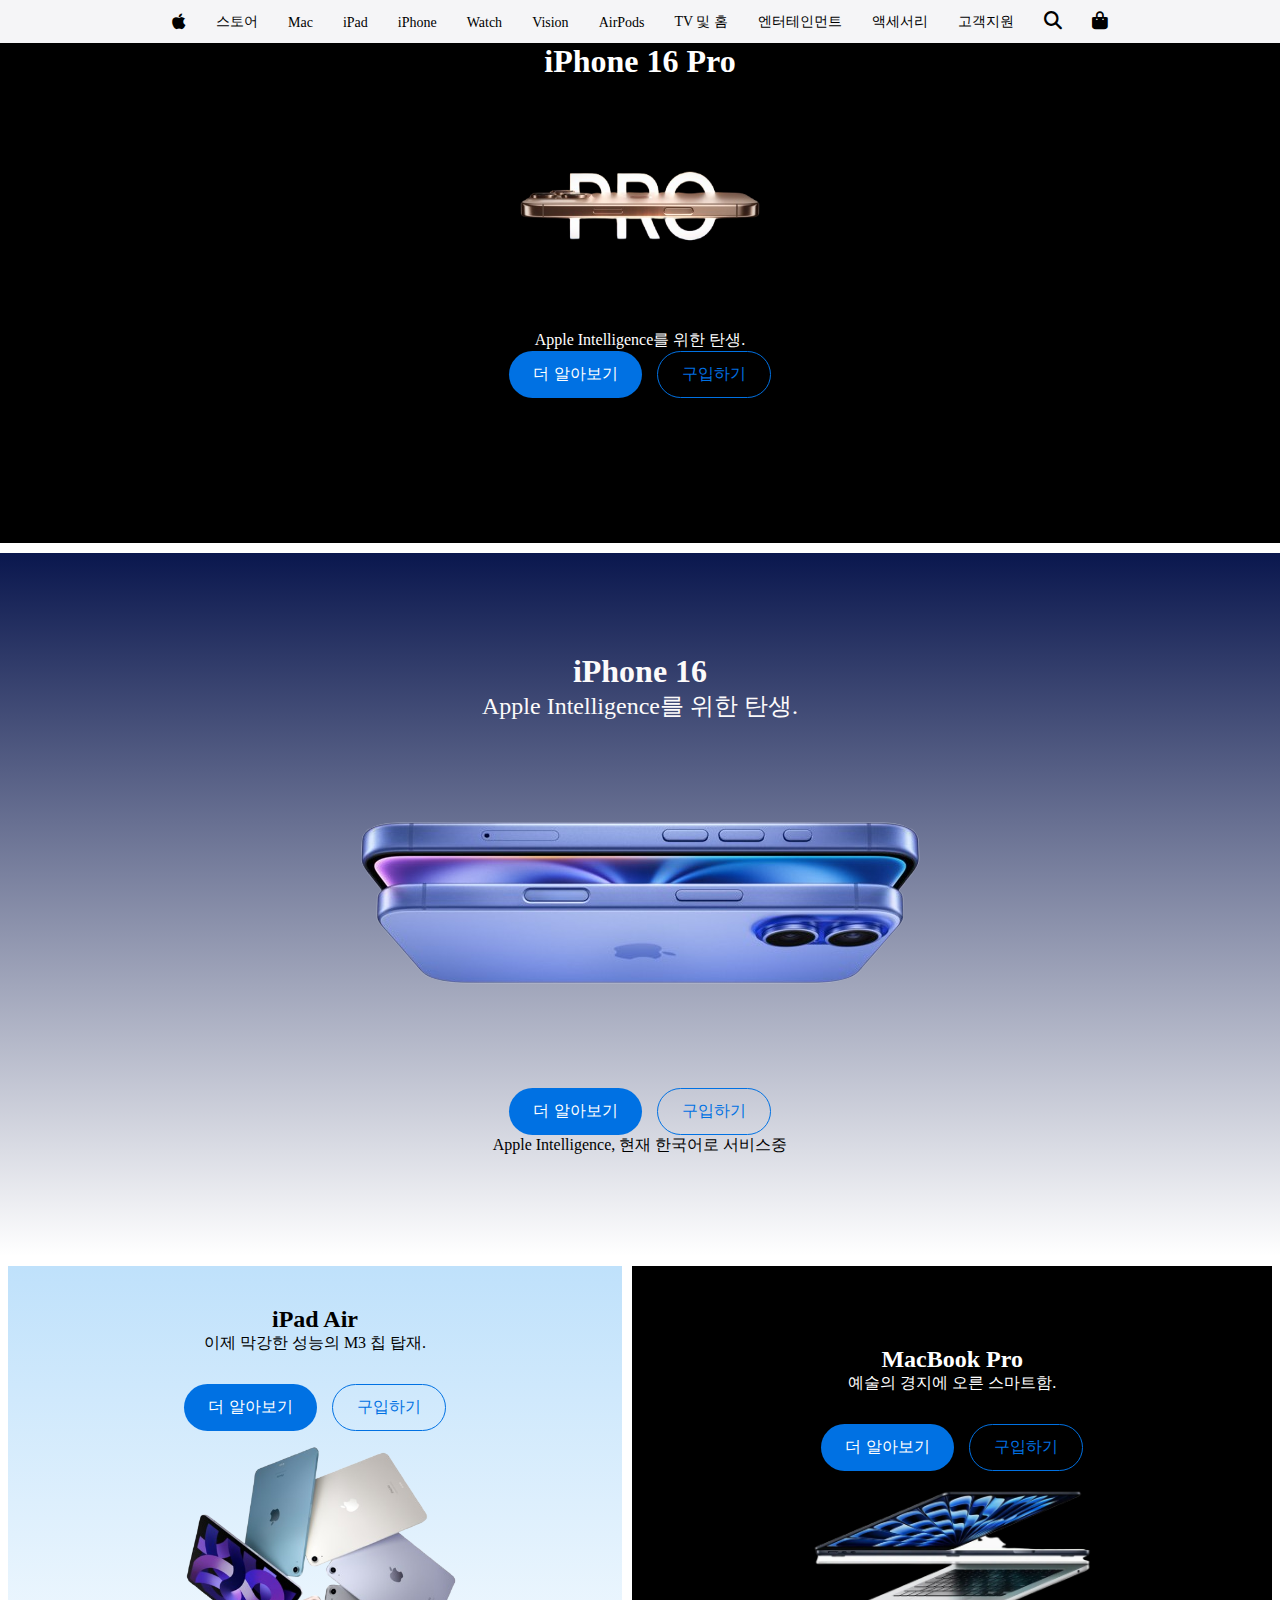
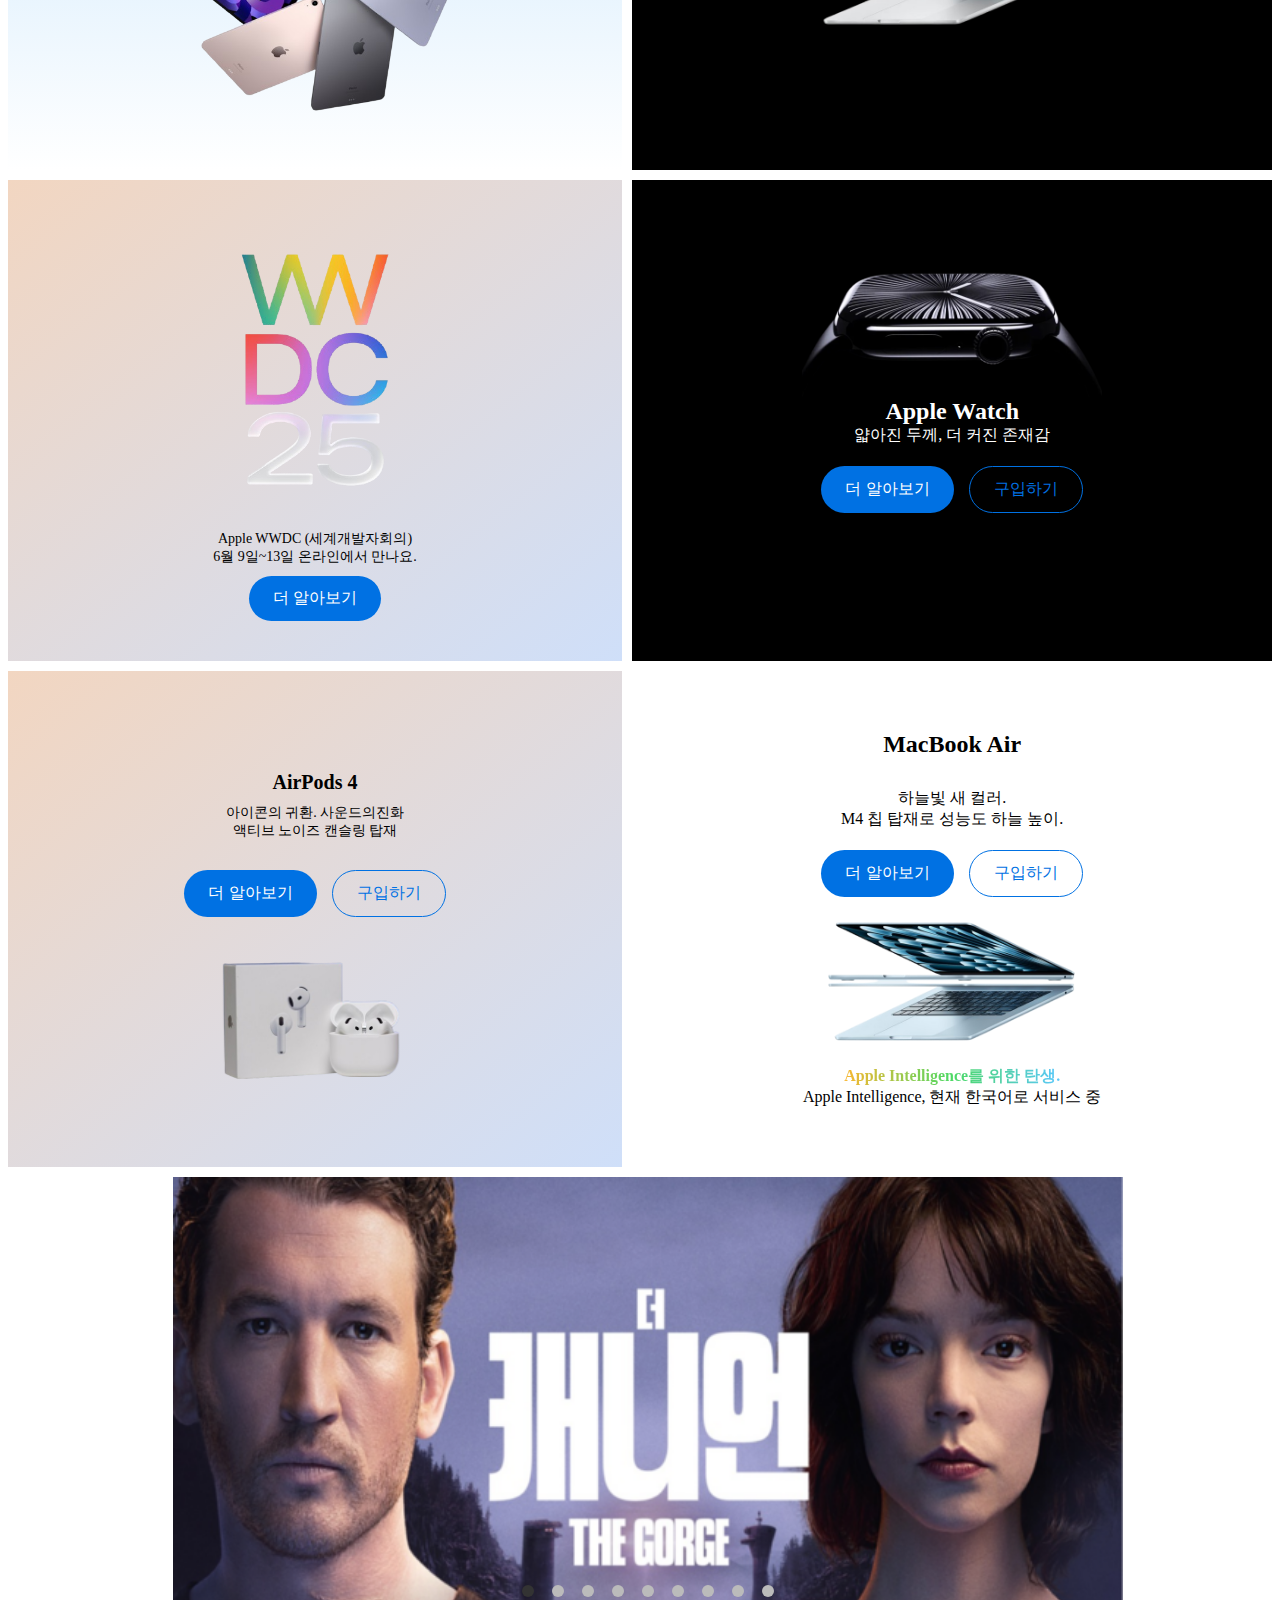
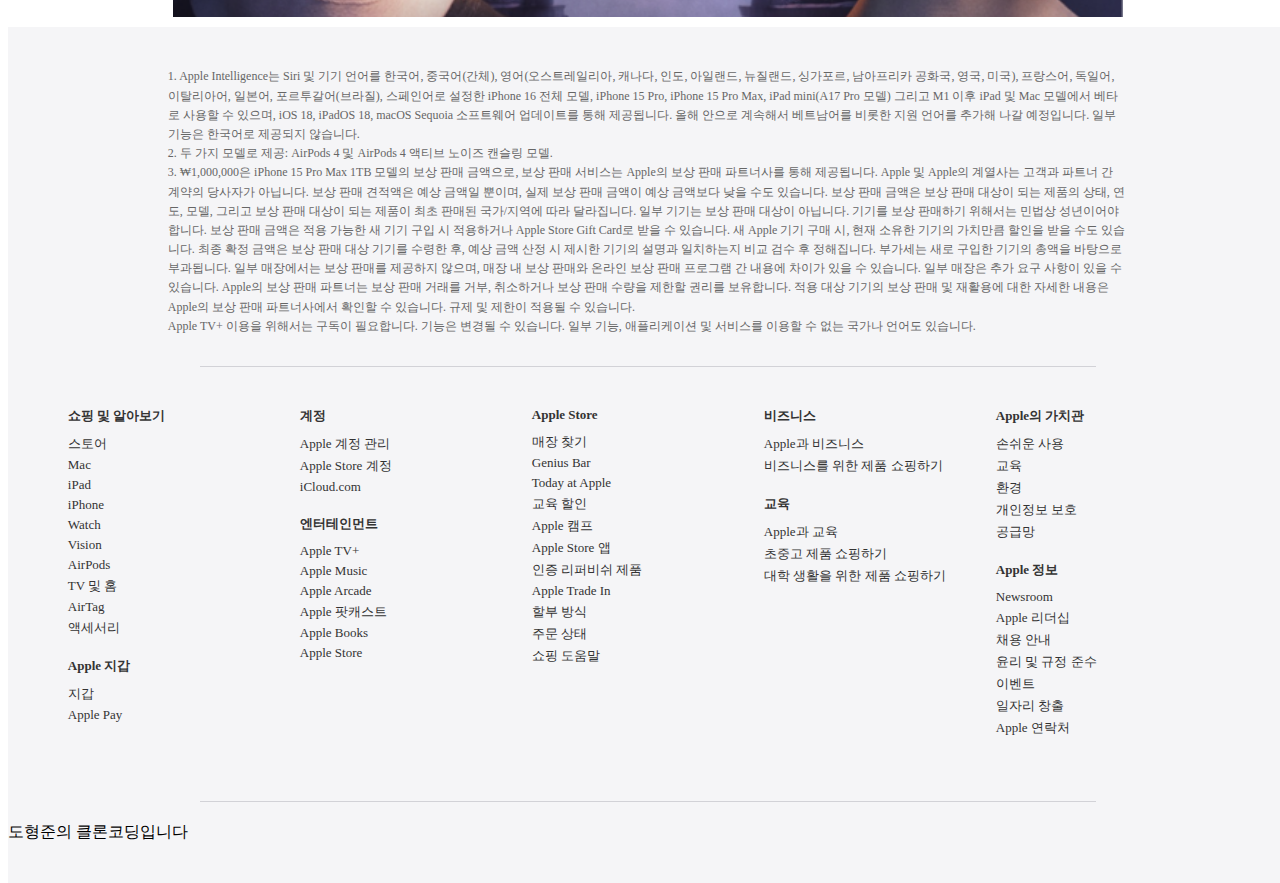
<file: clone/index.html>
<!DOCTYPE html>
<html lang="en">
<head>
    <meta charset="UTF-8">
    <meta name="viewport" content="width=device-width, initial-scale=1.0">
    <title>Document</title>
    <link href="클론.css" rel="stylesheet">
    <link rel="stylesheet" href="https://cdnjs.cloudflare.com/ajax/libs/font-awesome/6.5.0/css/all.min.css">

</head>
<body>
    <nav class="apple-nav">
        <ul class="nav-menu">
            <i class="fa-brands fa-apple"></i>
            <li><a href="#">스토어</a></li>
            <li><a href="#">Mac</a></li>
            <li><a href="#">iPad</a></li>
            <li><a href="#">iPhone</a></li>
            <li><a href="#">Watch</a></li>
            <li><a href="#">Vision</a></li>
            <li><a href="#">AirPods</a></li>
            <li><a href="#">TV 및 홈</a></li>
            <li><a href="#">엔터테인먼트</a></li>
            <li><a href="#">액세서리</a></li>
            <li><a href="#">고객지원</a></li>
            <li><a href="#"><i class="fas fa-search"></i></a></li>
            <li><a href="#"><i class="fas fa-shopping-bag"></i></a></li>
        </ul>
    </nav>
<div class="first">
<h1 class="first-pa">iPhone 16 Pro</h1>
<img src="first.png" class="first-image">
<p class="first-AI">Apple Intelligence를 위한 탄생.</p>
<div class="button-box">
    <button class="btn blue">더 알아보기</button>
    <button class="btn outline">구입하기</button>
  </div>
</div>
<div class="gap"></div>
<div class="secound">
    <h1 class="sec-pa">iPhone 16</h1>
    <p class="Sec-AI">Apple Intelligence를 위한 탄생.</p>
    <img src="10.png" class="secound-img">
    <div class="button-box">
        <button class="btn blue">더 알아보기</button>
        <button class="btn outline">구입하기</button>
        
        
    </div>
      <p class="sec-last">Apple Intelligence, 현재 한국어로 서비스중</p>
    
</div>    
<div class="gap"></div>

<section class="grid-wrap">
  
  <div class="fir">
    <h2>iPad Air</h2>
    <p>이제 막강한 성능의 M3 칩 탑재.</p>
    <div class="button-box">
      <button class="btn blue"style="margin-top: 30px;" >더 알아보기</button>
      <button class="btn outline"style="margin-top: 30px;">구입하기</button>
    </div>
    <img src="ipad.png" class="air-img">
  </div>

  
  <div class="bookpro">
    <h2 class="propara" style="margin-top: 40px;">MacBook Pro</h2>
    <p class="main">예술의 경지에 오른 스마트함.</p>
    <div class="button-box">
      <button class="btn blue" style="margin-top: 30px;">더 알아보기</button>
      <button class="btn outline" style="margin-top: 30px;">구입하기</button>
    </div>
    <img src="mac.png" class="mac-img">
  </div>

 
  <div class="grid-card">
    <img src="wwwdc.png" class="air-img">
    <p>Apple WWDC (세계개발자회의)<br>6월 9일~13일 온라인에서 만나요.</p>
    <div class="button-box">
      <button class="btn blue">더 알아보기</button>
    </div>
  </div>

  <div class="bookpro">
    <img src="watch.png" class="mac-img">
    <h2 style="text-align: center;">Apple Watch</h2>
    <p style="text-align: center;">얇아진 두께, 더 커진 존재감</p>
    <div class="button-box">
      <button class="btn blue" style="margin-top: 20px;">더 알아보기</button>
      <button class="btn outline" style="margin-top: 20px;">구입하기</button>
    </div>
  </div>

  
  <div class="grid-card">
    <h2 style="margin-top: 60px;">AirPods 4</h2>
    <p>아이콘의 귀환. 사운드의진화<br>액티브 노이즈 캔슬링 탑재</p>
    <div class="button-box">
      <button class="btn blue" style="margin-top: 20px;">더 알아보기</button>
      <button class="btn outline" style="margin-top: 20px;">구입하기</button>
    </div>
    <img src="airpods.png" class="air-img" >
  </div>

  <div class="macbook-img">
    <h2 class="propara"style="margin-top: 20px;">MacBook Air</h2>
    <p class="main" style="margin-top: 30px;">하늘빛 새 컬러.<br>M4 칩 탑재로 성능도 하늘 높이.</p>
    <div class="button-box">
      <button class="btn blue" style="margin-top: 20px;">더 알아보기</button>
      <button class="btn outline" style="margin-top: 20px;">구입하기</button>
    </div>
    <img src="macair.png" class="mac-img">
    <p class="gradient-text">Apple Intelligence를 위한 탄생.</p>
    <p style="text-align: center;">Apple Intelligence, 현재 한국어로 서비스 중</p>
  </div>
  <div class="carousel">
    <div class="slides">
      <div class="slide"><img src="p1.png" alt="" /></div>
      <div class="slide"><img src="p2.png" alt="" /></div>
      <div class="slide"><img src="p3.png" alt="" /></div>
      <div class="slide"><img src="p4.png" alt="" /></div>
      <div class="slide"><img src="p5.png" alt="" /></div>
      <div class="slide"><img src="p6.png" alt="" /></div>
      <div class="slide"><img src="p7.png" alt="" /></div>
      <div class="slide"><img src="p8.png" alt="" /></div>
      <div class="slide"><img src="p9.png" alt="" /></div>
      
    </div>
    <button class="next">▶</button>
    <div class="dots">
      <span class="dot active" data-index="0"></span>
      <span class="dot" data-index="1"></span>
      <span class="dot" data-index="2"></span>
      <span class="dot" data-index="3"></span>
      <span class="dot" data-index="4"></span>
      <span class="dot" data-index="5"></span>
      <span class="dot" data-index="6"></span>
      <span class="dot" data-index="7"></span>
      <span class="dot" data-index="8"></span>
    </div>
  </div>
  <section class="footer-wrap">
  <div class="footer-inner">
    <div class="footer-desc">
     <p>
      1. Apple Intelligence는 Siri 및 기기 언어를 한국어, 중국어(간체), 영어(오스트레일리아, 캐나다, 인도, 아일랜드, 뉴질랜드, 싱가포르, 남아프리카 공화국, 영국, 
      미국), 프랑스어, 독일어, 이탈리아어, 일본어, 포르투갈어(브라질), 스페인어로 설정한 iPhone 16 전체 모델, iPhone 15 Pro, iPhone 15 Pro Max, 
      iPad mini(A17 Pro 모델) 그리고 M1 이후 iPad 및 Mac 모델에서 베타로 사용할 수 있으며, iOS 18, iPadOS 18, macOS Sequoia 
      소프트웨어 업데이트를 통해 제공됩니다. 올해 안으로 계속해서 베트남어를 비롯한 지원 언어를 추가해 나갈 예정입니다. 일부 기능은 한국어로 제공되지 않습니다.<br>
      2. 두 가지 모델로 제공: AirPods 4 및 AirPods 4 액티브 노이즈 캔슬링 모델.<br>
      3. ₩1,000,000은 iPhone 15 Pro Max 1TB 모델의 보상 판매 금액으로, 보상 판매 서비스는 Apple의 보상 판매 파트너사를 통해 제공됩니다. Apple 및 Apple의 계열사는 고객과 파트너 간 계약의 당사자가 아닙니다. 보상 판매 견적액은 예상 금액일 뿐이며, 실제 보상 판매 금액이 예상 금액보다 낮을 수도 있습니다. 보상 판매 금액은 보상 판매 대상이 되는 제품의 상태, 연도, 모델, 그리고 보상 판매 대상이 되는 제품이 최초 판매된 국가/지역에 따라 달라집니다. 일부 기기는 보상 판매 대상이 아닙니다. 기기를 보상 판매하기 위해서는 민법상 성년이어야 합니다. 
      보상 판매 금액은 적용 가능한 새 기기 구입 시 적용하거나 Apple Store Gift Card로 받을 수 있습니다. 
      새 Apple 기기 구매 시, 현재 소유한 기기의 가치만큼 할인을 받을 수도 있습니다. 최종 확정 금액은 보상 판매 대상 기기를 수령한 후, 
      예상 금액 산정 시 제시한 기기의 설명과 일치하는지 비교 검수 후 정해집니다. 부가세는 새로 구입한 기기의 총액을 바탕으로 부과됩니다. 
      일부 매장에서는 보상 판매를 제공하지 않으며, 매장 내 보상 판매와 온라인 보상 판매 프로그램 간 내용에 차이가 있을 수 있습니다. 
      일부 매장은 추가 요구 사항이 있을 수 있습니다. Apple의 보상 판매 파트너는 보상 판매 거래를 거부, 취소하거나 보상 판매 수량을 제한할 권리를 보유합니다.
       적용 대상 기기의 보상 판매 및 재활용에 대한 자세한 내용은 Apple의 보상 판매 파트너사에서 확인할 수 있습니다. 규제 및 제한이 적용될 수 있습니다.<br>
       Apple TV+ 이용을 위해서는 구독이 필요합니다.
      기능은 변경될 수 있습니다. 일부 기능, 애플리케이션 및 서비스를 이용할 수 없는 국가나 언어도 있습니다.

    
    </div>
      
    </div>
    <div class="last-line"></div>
    <div class="footer-links">
      <div class="column">
        <strong>쇼핑 및 알아보기</strong>
        <a href="#">스토어</a>
        <a href="#">Mac</a>
        <a href="#">iPad</a>
        <a href="#">iPhone</a>
        <a href="#">Watch</a>
        <a href="#">Vision</a>
        <a href="#">AirPods</a>
        <a href="#">TV 및 홈</a>
        <a href="#">AirTag</a>
        <a href="#">액세서리</a>
        <br>
        <strong>Apple 지갑</strong>
        <a href="#">지갑</a>
        <a href="#">Apple Pay</a>
      </div>
    
      <div class="column">
        <strong>계정</strong>
        <a href="#">Apple 계정 관리</a>
        <a href="#">Apple Store 계정</a>
        <a href="#">iCloud.com</a>
        <br>
        <strong>엔터테인먼트</strong>
        <Apple href="#"><Apple One></a>
        <a href="#">Apple TV+</a>
        <a href="#">Apple Music</a>
        <a href="#">Apple Arcade</a>
        <a href="#">Apple 팟캐스트</a>
        <a href="#">Apple Books</a>
        <a href="#">Apple Store</a>
      </div>
   
    
      <div class="column">
        <strong>Apple Store</strong>
        <a href="#">매장 찾기</a>
        <a href="#">Genius Bar</a>
        <a href="#">Today at Apple</a>
        <a href="#">교육 할인</a>
        <a href="#">Apple 캠프</a>
        <a href="#">Apple Store 앱</a>
        <a href="#">인증 리퍼비쉬 제품</a>
        <a href="#">Apple Trade In</a>
        <a href="#">할부 방식</a>
        <a href="#">주문 상태</a>
        <a href="#">쇼핑 도움말</a>

      </div>
    
      <div class="column">
        <strong>비즈니스</strong>
        <a href="#">Apple과 비즈니스</a>
        <a href="#">비즈니스를 위한 제품 쇼핑하기</a>
        <br>
        <strong>교육</strong>
        <a href="#">Apple과 교육</a>
        <a href="#">초중고 제품 쇼핑하기</a>
        <a href="#">대학 생활을 위한 제품 쇼핑하기</a>
      </div>
    
      <div class="column">
        <strong>Apple의 가치관</strong>
        <a href="#">손쉬운 사용</a>
        <a href="#">교육</a>
        <a href="#">환경</a>
        <a href="#">개인정보 보호</a>
        <a href="#">공급망</a>
        <br>
        <strong>Apple 정보</strong>
        <a href="#">Newsroom</a>
        <a href="#">Apple 리더십</a>
        <a href="#">채용 안내</a>
        <a href="#">윤리 및 규정 준수</a>
        <a href="#">이벤트</a>
        <a href="#">일자리 창출</a>
        <a href="#">Apple 연락처</a>
      </div>
    </div>
    <div class="last-line"></div>
    </div>
    <p style="margin-top: 20px;">도형준의 클론코딩입니다</ps>
  </section>
   
  <script src="clone.js"></script>
  
</body>
</html>
</file>
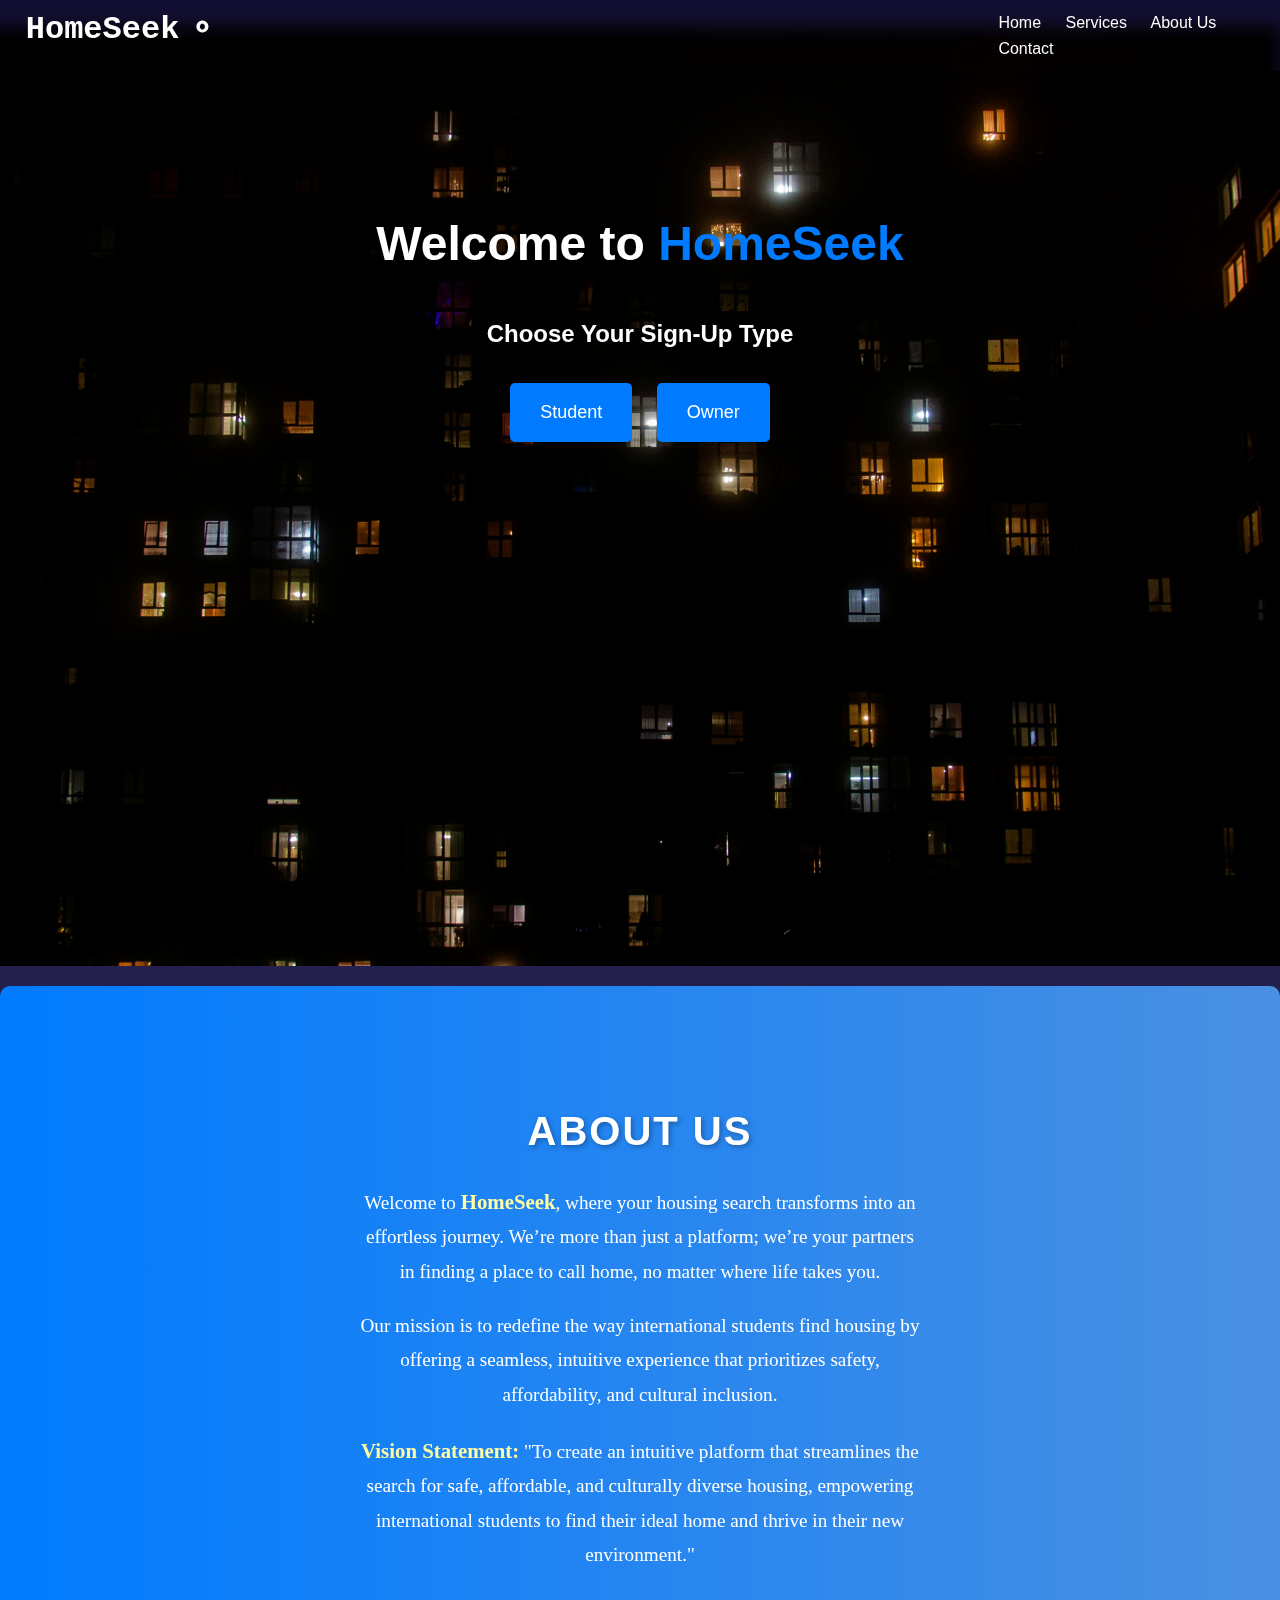
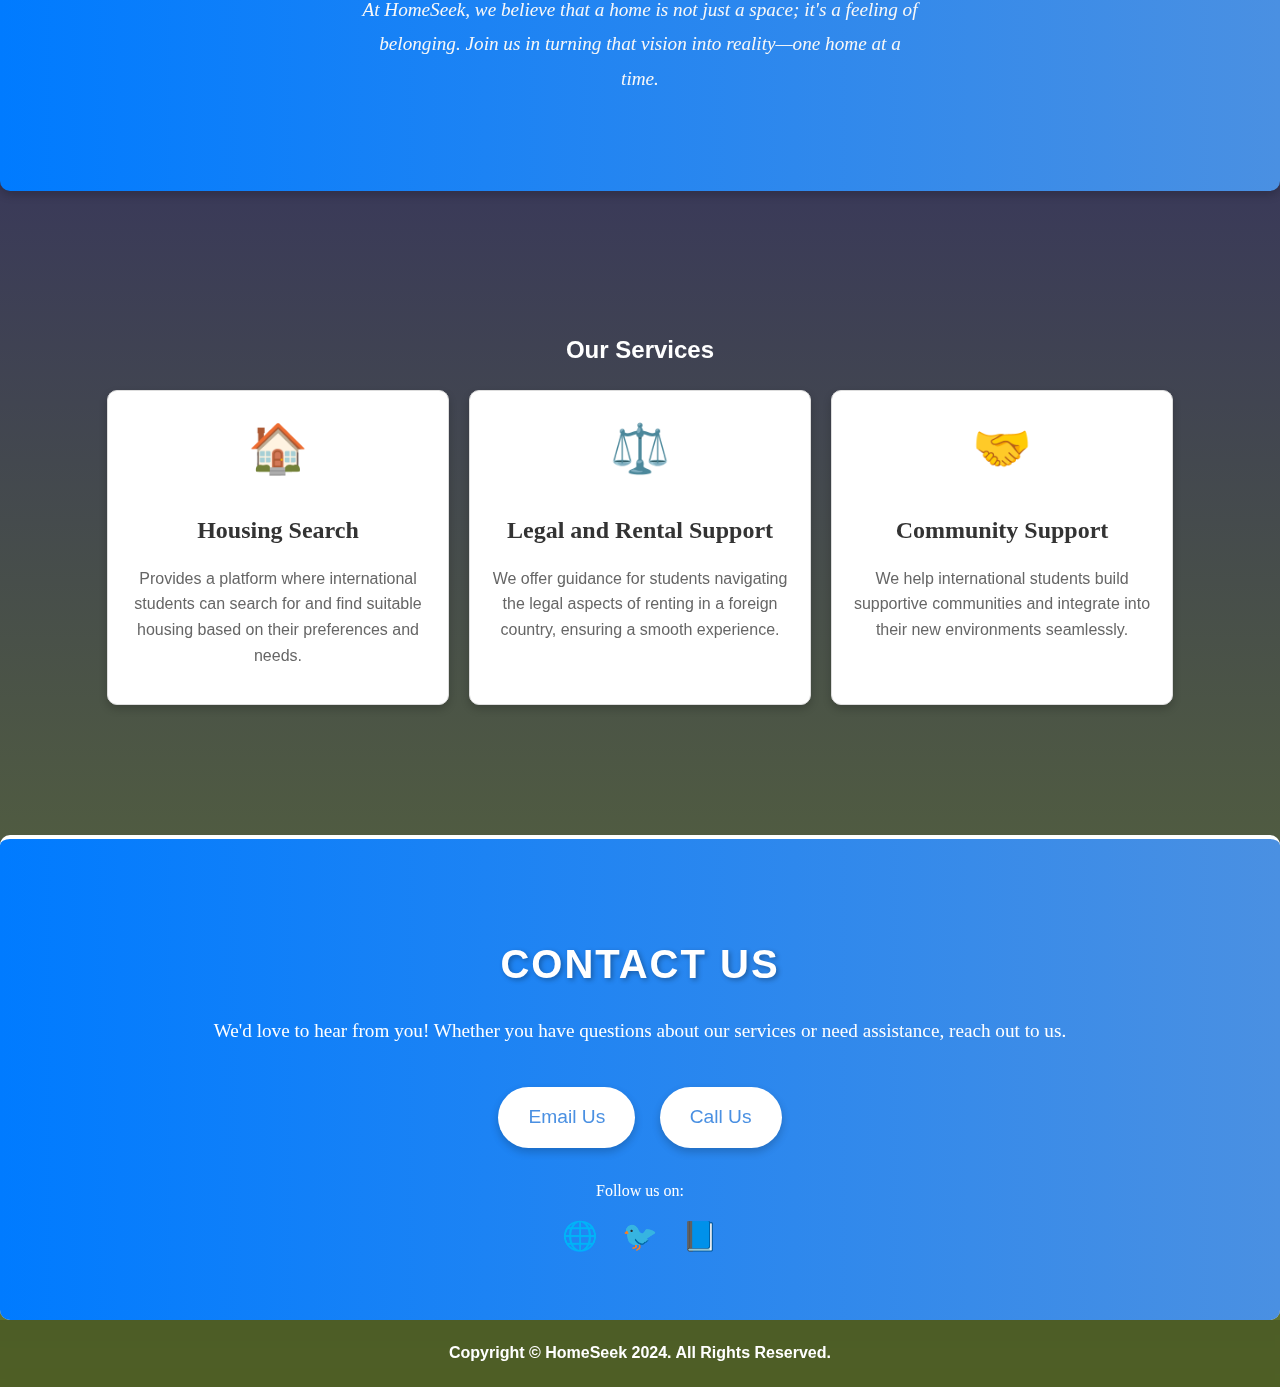
<file: Homepage/index.html>
<!DOCTYPE html>
<html lang="en">

<head>
    <title>Welcome to HomeSeek</title>
    <link rel="stylesheet" type="text/css" href="home.css">
    <script type="text/javascript" src="signin.js"></script>
    <link rel="icon" href= "./Logo/Logo.png" type="image/x-icon" />
</head>

<body>

    <!-- Navigation Bar -->
    <nav class="nav">
        <h1 class="hs">HomeSeek &#9900;</h1>
        <a href="index.html">Home</a>
        <a href="#services">Services</a>
        <a href="#about">About Us</a>
        <a href="#contact">Contact</a>
    </nav>

    <br>
    <!-- Main Content -->
    <div class="content" style="background: url('dark.jpg') no-repeat center center/cover; height: 100vh;">
        <br>
        <section class="hero">
            <div class="hero-content">
                <br><br><br><br>
                <h1>Welcome to <span>HomeSeek</span></h1>

                <div class="login-options">
                    <h2 class="choose">Choose Your Sign-Up Type</h2>

                    <!-- Login options -->
                    <div class="login-buttons">
                        <a href="./LoginPages/studentindex.html" class="button student-btn">Student</a>
                        <a href="./LoginPages/owner.html" class="button owner-btn">Owner</a>
                    </div>
                </div>
            </div>

        </section>



    </div>
    <!--About Us-->
    <section id="about" class="about-us">
        <h2>About Us</h2>
        <p><p>Welcome to <b>HomeSeek</b>, where your housing search transforms into an effortless journey. We’re more than just a platform; we’re your partners in finding a place to call home, no matter where life takes you.</p>
        <p>Our mission is to redefine the way international students find housing by offering a seamless, intuitive experience that prioritizes safety, affordability, and cultural inclusion.</p>
        <p><b>Vision Statement:</b> "To create an intuitive platform that streamlines the search for safe, affordable, and culturally diverse housing, empowering international students to find their ideal home and thrive in their new environment."</p>
        <p>At HomeSeek, we believe that a home is not just a space; it's a feeling of belonging. Join us in turning that vision into reality—one home at a time.</p>
    </section>
        
    </section>

    <!-- Services Section -->
    <section id="services" class="section">
        <h2 class="ourser">Our Services</h2>
        <div class="service-cards">
            <div class="card">
                <div class="card-icon">🏠</div>
                    <h3>Housing Search</h3>
                    <p>Provides a platform where international students can search for and find suitable housing based on their preferences and needs.</p>
                </div>
            <div class="card">
                <div class="card-icon">⚖️</div>
                    <h3>Legal and Rental Support</h3>
                    <p>We offer guidance for students navigating the legal aspects of renting in a foreign country, ensuring a smooth experience.</p>
                </div>
            <div class="card">
                <div class="card-icon">🤝</div>
                    <h3>Community Support</h3>
                    <p>We help international students build supportive communities and integrate into their new environments seamlessly.</p>
            </div>
        </div>
    </section>

    <!--Contact-->
    <section id="contact" class="section contact-us">
        <h2>Contact Us</h2>
        <p>We'd love to hear from you! Whether you have questions about our services or need assistance, reach out to us.</p>
        <div class="contact-options">
            <a href="mailto:info@mycompany.com" class="btn contact-btn">Email Us</a>
            <a href="tel:+1234567890" class="btn contact-btn">Call Us</a>
        </div>
        <div class="social-links">
            <p>Follow us on:</p>
            <a href="#" class="social-icon">🌐</a>
            <a href="#" class="social-icon">🐦</a>
            <a href="#" class="social-icon">📘</a>
        </div>
    </section>

    <!-- Footer -->
    <footer class="footer">
        <h1>Copyright &copy; HomeSeek 2024. All Rights Reserved.</h1>
    </footer>
</body>

</html>
</file>
<file: clone/클론.css>
* {
  margin: 0;
  padding: 0;
  box-sizing: border-box;


}
body{
  overflow-x: hidden;
}
.apple-nav {
  background-color: #f5f5f7;
  padding: 12px 0;
  position: sticky;
  top: 0px;
  z-index: 10; 
}

.nav-menu {
  display: flex;
  justify-content: center;
  align-items: center;
  gap: 30px;
  list-style: none;
  
}

.nav-menu li a {
  text-decoration: none;
  color: #000;
  font-size: 14px;
  font-weight: 400;
}

.nav-menu i {
  font-size: 18px;
}

.first{
  background-color: black;
  width: 100%;
  height: 500px;
  color: white;
}
.first-pa, .sec-pa{
  text-align: center;
}
.first-image{
  width: 400px;
  height:250px;
  margin-left: auto;
  margin-right: auto;
  display: block;
  

}

.first-AI, .Sec-AI{
  text-align: center;

}
.btn {
padding: 12px 24px;
border-radius: 30px;
font-size: 16px;
cursor: pointer;
border: none;
display: inline-block;
display: inline-block;
}

.button-box {
display: flex;
justify-content: center;
gap: 15px;

}

.btn.blue {
background-color: #0071e3;
color: white;
}

.btn.outline {
background-color: transparent;
border: 1px solid #0071e3;
color: #0071e3;
}

.btn.outline:hover {
background-color: #0071e3;
color: white;
}


.gap{
  width: 100%;
  height: 10px;
  background-color: white;
}
.secound {
  background: linear-gradient(to bottom, #0a174e, #ffffff);
  padding: 100px 0;
  text-align: center;
  color: rgb(252, 250, 250);
}

.Sec-AI{
  font-size: 24px;
}
.sec-last{
  color: black;
}
.fir{
  background: linear-gradient(to bottom, #bfe1fb, #ffffff);
padding: 100px 0;
text-align: center;
}
.bookpro{
  background-color: black;
  color: white;
  
}
.propara{
  text-align: center;
}
.main{
  text-align: center;
}
.thir-pa, .thi-intro{
  text-align: center;
  font-size: 28px;
  font-style: bold;
}

.thi-img{
  width: 330px;
  height: 300px;
  display: block;
  margin-left: auto;
  margin-right: auto;
}

.gradient-text{
  background: linear-gradient(to right, #e03e5d, #ff6e40, #f7b731, #4cd964, #5ac8fa, #007aff, #5856d6);
-webkit-background-clip: text;
-webkit-text-fill-color: transparent;
font-weight: bold;
text-align: center;
}
.grid-wrap {
  display: grid;
  grid-template-columns: 48% 50%;
  justify-content: center;
  gap: 10px;
}

.grid-card {
  background: linear-gradient(to bottom right, #f2d6c1, #cfdff9);
  padding: 20px 15px;
  text-align: center;
  display: flex;
  flex-direction: column;
  gap: 10px;
  
}
.grid-card, .bookpro, .macbook-img, .fir {
  padding: 40px 0;
}

.grid-card h2 {
  font-size: 20px;
}

.grid-card p {
  font-size: 14px;
}

.air-img,
.mac-img {
  width: 100%;
  max-width: 300px;
  height: auto;
  margin: 0 auto;
  display: block;
  margin-left: auto;
  margin-right: auto;
}
.carousel {
  width: 100vw;
  aspect-ratio: 16 / 5.5;
  overflow: hidden;
  margin: 0 auto; 
  position: relative;
}



.slides {
  display: flex;
  width: calc(100vw * 9); 
  transition: transform 0.5s ease-in-out;
}

.slide {
  width: 100vw;
  flex-shrink: 0;
  
}

.slide img {
  width: 150%;         
  max-width: 950px;
  height: auto;
  display: block;
  margin: 0 auto;    
  object-fit: contain;
}

.dots {
  position: absolute;
  bottom: 20px;
  left: 50%;
  transform: translateX(-50%);
  z-index: 99;
  display: flex;
  justify-content: center;
  gap: 8px;
}


.dot {
  display: inline-block;
  width: 12px;
  height: 12px;
  margin: 0 5px;
  background: #bbb;
  border-radius: 50%;
  cursor: pointer;
}

.dot.active {
  background: #333;
}
.grid-wrap > .carousel {
  grid-column: 1 / -1;
}
.next{
 margin-left: 1350px;
 cursor: pointer;
 border-radius: 20px;
 width: 25px;
 height: 25px;
 background-color: rgb(180, 178, 178);
 border: none;
 font-size: 16px;
}
.footer-wrap {
  background-color: #f5f5f7;
  width: 100vw; /* 💥 여기 핵심! 화면 전체 너비 */
  padding: 40px 0;
}

.footer-inner {
  max-width: 1000px;
  margin: 0 auto;
  padding: 0 20px;
}

.footer-desc {
  font-size: 12px;
  color: #666;
  line-height: 1.6;
  text-align: left;
}

.last-line{
  width: 70%;
  height: 1px;
  background-color: #d2d2d7;
  margin: 0 auto;
  margin-top: 30px;
  
}
.footer-links {
  display: flex;
  justify-content: space-between;
  flex-wrap: wrap;
  max-width: 1200px;
  margin: 40px auto;
  padding: 0 20px;
  font-size: 13px;
  color: #333;
}

.footer-links .column {
  flex: 1;
  min-width: 150px;
  margin-bottom: 20px;
}

.footer-links .column strong {
  display: block;
  margin-bottom: 10px;
  font-weight: bold;
}

.footer-links a {
  display: block;
  color: #333;
  text-decoration: none; /* ❌ 기본 밑줄 제거 */
  cursor: pointer;       /* ✅ 손가락 커서 */
  margin: 4px 0;
  transition: all 0.2s ease; /* 부드럽게 */
}

.footer-links a:hover {
  text-decoration: underline; /* ✅ 마우스 올리면 밑줄 생김 */
}
</file>
<file: Homepage/home.css>
body {
    margin: 0;
    padding: 0;
    line-height: 1.6;
    font-family: 'Jost', sans-serif;
    background: linear-gradient(to bottom, #0f0c29, #302b63, #62772e);
}

.title {
    color: #fff;
    font-size: 60px;
    text-align: center;
    margin: 20px 0;
    font-weight: bold;
}

.content {
    text-align: center;
    padding: 20px;
}

.welcomeimg {
    box-shadow: 5px 20px 50px #000;
    max-width: 100%;
    height: auto;
}

.login-options {
    margin-top: 20px;
}

.choose {
    color: #fff;
    font-size: 24px;
}

.login-buttons {
    margin-top: 10px;
}

.button {
    display: inline-block;
    padding: 15px 30px;
    margin: 10px;
    font-size: 18px;
    color: #fff;
    background-color: #007BFF;
    border: none;
    border-radius: 5px;
    cursor: pointer;
    text-decoration: none;
    transition: background-color 0.3s ease;
}

.button:hover {
    background-color: #6d44b8;
}

.main {
    width: 350px;
    height: 500px;
    background: #f0f0f0;
    margin: 30px auto;
    padding: 30px;
    border-radius: 10px;
    box-shadow: 5px 20px 50px #000;
    display: none;
}

#student-login, #owner-login {
    display: none;
}

.signup, .login {
    margin-bottom: 20px;
}

input {
    width: 80%;
    height: 40px;
    margin: 10px auto;
    padding: 10px;
    border: none;
    outline: none;
    border-radius: 5px;
    background: #e0dede;
}

button {
    width: 80%;
    height: 40px;
    margin: 20px auto;
    display: block;
    color: #fff;
    background: #573b8a;
    font-size: 1em;
    font-weight: bold;
    border: none;
    border-radius: 5px;
    cursor: pointer;
}

button:hover {
    background: #007BFF;
}

.nav {
	position: absolute;
	top: 0;
	left: 0;
	width: 21%;
	padding: 10px 20px 10px;
	padding-left: 78%;
	align-items: center;
	backdrop-filter: blur(8px) brightness(1.2);
	-webkit-backdrop-filter: blur(8px) brightness(1.2);
	color: white;
	font-size: 16px;	
} 

a {
	text-decoration: none;
	color: rgb(251, 251, 251);
	margin-right: 20px;
    transition: .8s;
}

.hs{
	color: white;
	font-family: 'Courier New', monospace;
	word-spacing: -10px;
	position: fixed;
	top: -25%;
	left: 2%;

}
  
a::before {
	transition: .8s;
	transform: scale(.9);
	z-index: -1;
}
  
a:hover::before {
	transform: scale(1.1);
}
  
a:hover {
	color: #ffee10;
	box-shadow: 0 0 10px #d9d9d4;
	text-shadow: 0 10px 10px #ffee10;
}

html{
    scroll-behavior: smooth;
}

.section {
    padding: 100px 20px;
    text-align: center;
}

#about {
    background-color: #ddd;
}

#contact {
    background-color: #ddd;
}

.hero-content h1 {
    font-size: 3rem;
}

.hero-content h1 span {
    color: #007BFF;
}

.hero-content p {
    font-size: 1.5rem;
    margin-bottom: 20px;
}
.ourser{
    color: white;
}
.hero {
    display: flex;
    justify-content: center;
    align-items: center;
    text-align: center;
    color: white;
}

.service-cards {
    display: flex;
    justify-content: center;
    gap: 30px;
    flex-wrap: wrap;
}

.card {
    background-color: #fff;
    padding: 20px;
    box-shadow: 5 10px 15px rgba(255, 254, 254, 0.992);
    border-radius: 10px;
    width: 300px;
}

.card h3 {
    margin-bottom: 15px;
    font-size: 1.5rem;
}

.card p {
    font-size: 1rem;
}

footer {
    font-size: 8px;
    color: white;
    padding: 10px 0;
    text-align: center;
    backdrop-filter: blur(2px) brightness(0.8);
    -webkit-backdrop-filter: blur(2px) brightness(0.8);
}

.card-content {
    display: none;
}

.card-content.visible {
    display: block;
}

.about-us {
    background: linear-gradient(to right, #007BFF, #4a90e2); /* Gradient background */
    padding: 80px 360px;
    border-radius: 10px;
    margin: 20px auto;
    max-width: 800px;
    box-shadow: 0 4px 10px rgba(0, 0, 0, 0.2);
    color: white;
    text-align: center;
}

.about-us h2 {
    font-family: 'Arial', sans-serif;
    font-size: 2.5rem;
    margin-bottom: 20px;
    text-transform: uppercase;
    letter-spacing: 2px;
    color: #ffffff;
    text-shadow: 2px 2px 5px rgba(0, 0, 0, 0.3);
}

.about-us p {
    font-family: 'Georgia', serif;
    font-size: 1.2rem;
    line-height: 1.8;
    margin-bottom: 15px;
}

.about-us b {
    font-size: 1.3rem;
    color: #fffda5; /* Highlighted text */
}

.about-us p:last-child {
    font-style: italic;
    margin-top: 20px;
    color: #f8f8f8;
}
.our-services {
    background: linear-gradient(to bottom, #ffffff, #f1f1f1); /* Soft gradient background */
    padding: 60px 20px;
    text-align: center;
    border-top: 4px solid #4a90e2; /* Adds a separator */
}

.our-services h2 {
    font-family: 'Arial', sans-serif;
    font-size: 2.5rem;
    color: #333;
    text-transform: uppercase;
    margin-bottom: 40px;
    letter-spacing: 2px;
    text-shadow: 1px 1px 3px rgba(0, 0, 0, 0.1);
}

.service-cards {
    display: flex;
    flex-wrap: wrap;
    justify-content: center;
    gap: 20px;
}

.card {
    background: #ffffff;
    border: 1px solid #ddd;
    border-radius: 10px;
    padding: 20px;
    width: 300px;
    box-shadow: 0 4px 8px rgba(0, 0, 0, 0.2);
    transition: transform 0.3s ease, box-shadow 0.3s ease;
    text-align: center;
}

.card:hover {
    transform: scale(1.05);
    box-shadow: 0 8px 15px rgba(0, 0, 0, 0.3);
}

.card-icon {
    font-size: 3rem;
    color: #4a90e2;
    margin-bottom: 15px;
}

.card h3 {
    font-family: 'Georgia', serif;
    font-size: 1.5rem;
    margin-bottom: 10px;
    color: #333;
}

.card p {
    font-family: 'Arial', sans-serif;
    font-size: 1rem;
    color: #666;
    line-height: 1.6;
}
.contact-us {
    background: linear-gradient(to right,  #007BFF, #4a90e2); /* Vibrant gradient */
    color: #ffffff;
    padding: 60px 20px;
    text-align: center;
    border-top: 4px solid #ffffff;
    border-radius: 10px;
    margin-top: 30px;
}

.contact-us h2 {
    font-family: 'Arial', sans-serif;
    font-size: 2.5rem;
    margin-bottom: 20px;
    text-transform: uppercase;
    letter-spacing: 2px;
    text-shadow: 2px 2px 5px rgba(0, 0, 0, 0.3);
}

.contact-us p {
    font-family: 'Georgia', serif;
    font-size: 1.2rem;
    margin-bottom: 30px;
    line-height: 1.6;
}

.contact-options {
    margin-bottom: 20px;
}

.contact-btn {
    background: #ffffff;
    color: #4a90e2;
    text-decoration: none;
    font-size: 1.2rem;
    padding: 15px 30px;
    border-radius: 50px;
    margin: 10px;
    display: inline-block;
    box-shadow: 0 4px 8px rgba(0, 0, 0, 0.2);
    transition: background 0.3s ease, transform 0.3s ease;
}

.contact-btn:hover {
    background: #ffdd57; /* Highlight color on hover */
    color: #333;
    transform: translateY(-3px);
    box-shadow: 0 6px 12px rgba(0, 0, 0, 0.3);
}

.social-links {
    margin-top: 20px;
}

.social-links p {
    font-size: 1rem;
    margin-bottom: 10px;
}

.social-icon {
    font-size: 1.8rem;
    margin: 0 10px;
    color: #ffffff;
    text-decoration: none;
    transition: transform 0.3s ease, color 0.3s ease;
}

.social-icon:hover {
    color: #ffdd57;
    transform: scale(1.2);
}
</file>
